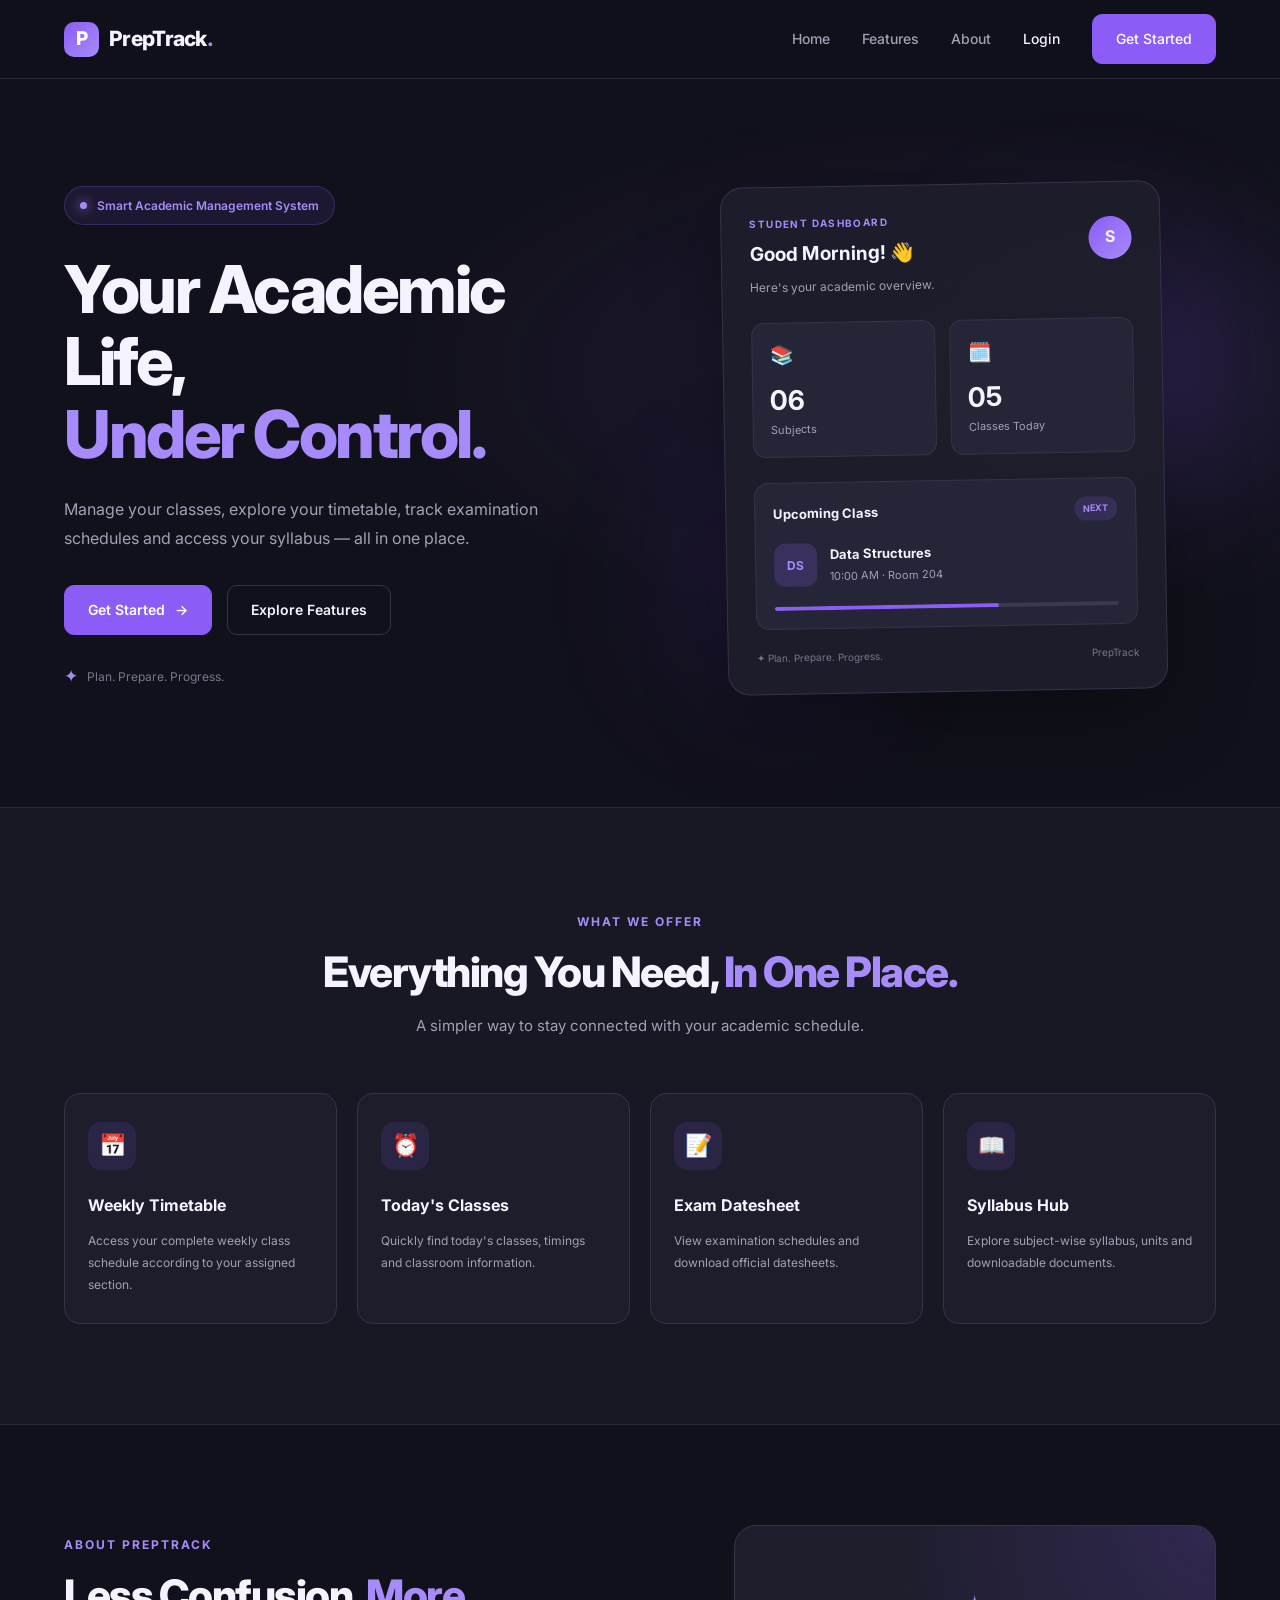
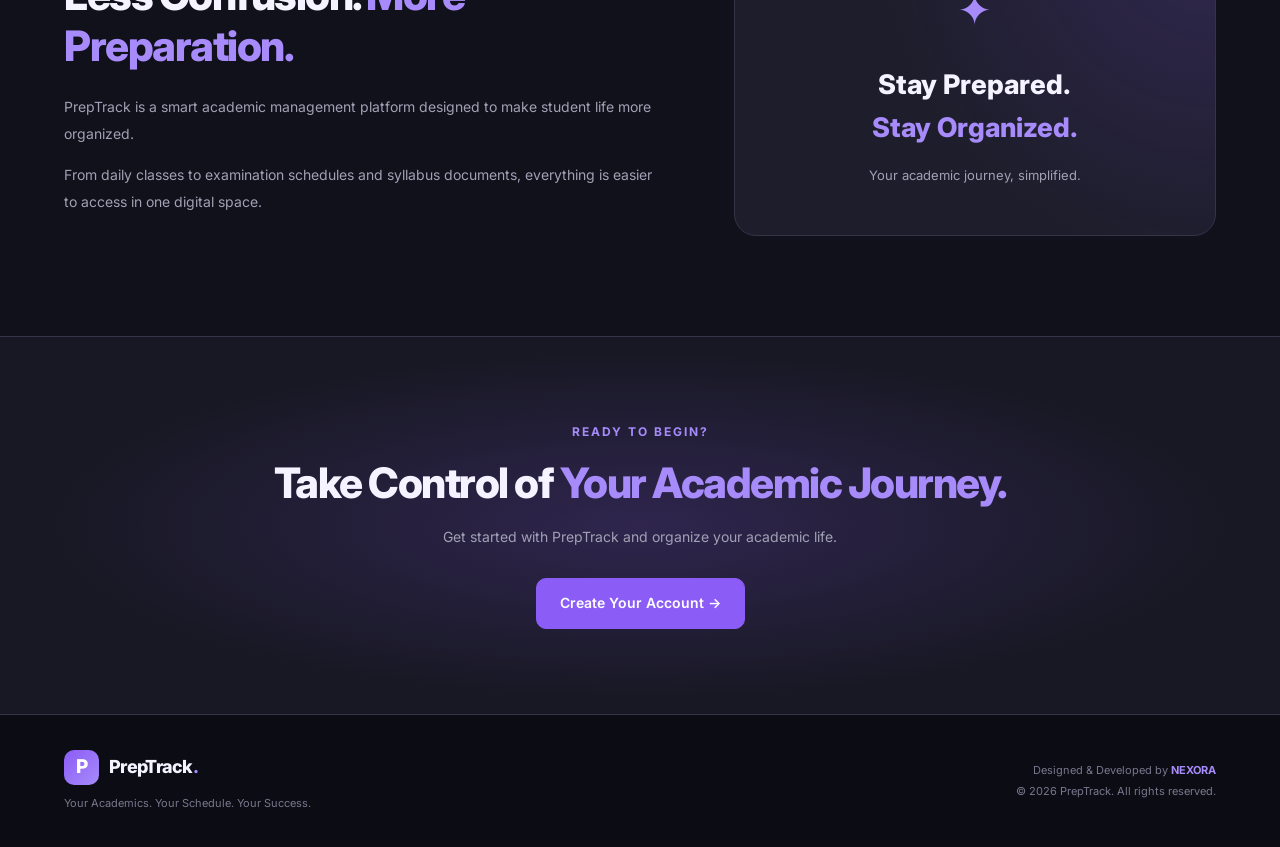
<file: index.html>
<!DOCTYPE html>
<html lang="en">
<head>
    <meta charset="UTF-8">
    <meta name="viewport" content="width=device-width, initial-scale=1.0">

    <meta name="description" content="PrepTrack by NEXORA - Your Academics. Your Schedule. Your Success.">

    <title>PrepTrack | Smart Academic Management</title>

    <!-- Google Fonts -->
    <link rel="preconnect" href="https://fonts.googleapis.com">
    <link rel="preconnect" href="https://fonts.gstatic.com" crossorigin>
    <link href="https://fonts.googleapis.com/css2?family=Inter:wght@400;500;600;700;800&display=swap" rel="stylesheet">

    <!-- Stylesheets -->
    <link rel="stylesheet" href="css/style.css">
    <link rel="stylesheet" href="css/homepage.css">
    <link rel="stylesheet" href="css/responsive.css">
</head>

<body>

    <!-- NAVIGATION -->
    <header class="navbar">
        <div class="container nav-container">

            <a href="#home" class="logo">
                <span class="logo-icon">P</span>
                <span>PrepTrack<span class="logo-dot">.</span></span>
            </a>

            <button class="menu-toggle" id="menuToggle"
                aria-label="Toggle navigation" aria-expanded="false">
                ☰
            </button>

            <nav class="nav-links" id="navLinks">
                <a href="#home">Home</a>
                <a href="#features">Features</a>
                <a href="#about">About</a>
                <a href="login.html" class="nav-login">Login</a>
                <a href="register.html" class="btn btn-primary nav-button">Get Started</a>
            </nav>

        </div>
    </header>

    <main>

        <!-- HERO SECTION -->
        <section class="hero" id="home">
            <div class="container hero-container">

                <div class="hero-content">

                    <div class="hero-badge">
                        <span class="status-dot"></span>
                        Smart Academic Management System
                    </div>

                    <h1>
                        Your Academic Life,
                        <span>Under Control.</span>
                    </h1>

                    <p class="hero-description">
                        Manage your classes, explore your timetable,
                        track examination schedules and access your
                        syllabus — all in one place.
                    </p>

                    <div class="hero-actions">
                        <a href="register.html" class="btn btn-primary">
                            Get Started <span>→</span>
                        </a>

                        <a href="#features" class="btn btn-outline">
                            Explore Features
                        </a>
                    </div>

                    <div class="hero-note">
                        <span>✦</span>
                        Plan. Prepare. Progress.
                    </div>

                </div>

                <!-- DASHBOARD PREVIEW -->
                <div class="hero-visual">

                    <div class="glow glow-one"></div>
                    <div class="glow glow-two"></div>

                    <div class="preview-card">

                        <div class="preview-header">
                            <div>
                                <p class="preview-label">STUDENT DASHBOARD</p>
                                <h3>Good Morning! 👋</h3>
                            </div>

                            <div class="profile-circle">S</div>
                        </div>

                        <p class="preview-subtitle">
                            Here's your academic overview.
                        </p>

                        <div class="stats-grid">

                            <div class="stat-card">
                                <span class="stat-icon">📚</span>
                                <h2>06</h2>
                                <p>Subjects</p>
                            </div>

                            <div class="stat-card">
                                <span class="stat-icon">🗓️</span>
                                <h2>05</h2>
                                <p>Classes Today</p>
                            </div>

                        </div>

                        <div class="schedule-card">

                            <div class="schedule-heading">
                                <h4>Upcoming Class</h4>
                                <span class="live-tag">NEXT</span>
                            </div>

                            <div class="schedule-info">
                                <div class="subject-icon">DS</div>

                                <div>
                                    <h4>Data Structures</h4>
                                    <p>10:00 AM · Room 204</p>
                                </div>
                            </div>

                            <div class="schedule-progress">
                                <div></div>
                            </div>

                        </div>

                        <div class="preview-footer">
                            <span>✦ Plan. Prepare. Progress.</span>
                            <span>PrepTrack</span>
                        </div>

                    </div>

                </div>

            </div>
        </section>

        <!-- FEATURES -->
        <section class="features section-padding" id="features">

            <div class="container">

                <div class="section-heading">
                    <span class="section-tag">WHAT WE OFFER</span>

                    <h2>
                        Everything You Need,
                        <span>In One Place.</span>
                    </h2>

                    <p>
                        A simpler way to stay connected with
                        your academic schedule.
                    </p>
                </div>

                <div class="features-grid">

                    <article class="feature-card">
                        <div class="feature-icon">📅</div>
                        <h3>Weekly Timetable</h3>
                        <p>
                            Access your complete weekly class schedule
                            according to your assigned section.
                        </p>
                    </article>

                    <article class="feature-card">
                        <div class="feature-icon">⏰</div>
                        <h3>Today's Classes</h3>
                        <p>
                            Quickly find today's classes, timings
                            and classroom information.
                        </p>
                    </article>

                    <article class="feature-card">
                        <div class="feature-icon">📝</div>
                        <h3>Exam Datesheet</h3>
                        <p>
                            View examination schedules and
                            download official datesheets.
                        </p>
                    </article>

                    <article class="feature-card">
                        <div class="feature-icon">📖</div>
                        <h3>Syllabus Hub</h3>
                        <p>
                            Explore subject-wise syllabus,
                            units and downloadable documents.
                        </p>
                    </article>

                </div>

            </div>
        </section>

        <!-- ABOUT -->
        <section class="about-section section-padding" id="about">

            <div class="container about-container">

                <div class="about-content">
                    <span class="section-tag">ABOUT PREPTRACK</span>

                    <h2>
                        Less Confusion.
                        <span>More Preparation.</span>
                    </h2>

                    <p>
                        PrepTrack is a smart academic management
                        platform designed to make student life
                        more organized.
                    </p>

                    <p>
                        From daily classes to examination schedules
                        and syllabus documents, everything is easier
                        to access in one digital space.
                    </p>
                </div>

                <div class="about-highlight">
                    <div class="highlight-icon">✦</div>
                    <h3>Stay Prepared.</h3>
                    <h3 class="highlight-purple">Stay Organized.</h3>
                    <p>Your academic journey, simplified.</p>
                </div>

            </div>
        </section>

        <!-- CALL TO ACTION -->
        <section class="cta-section">
            <div class="container cta-content">

                <span class="section-tag">READY TO BEGIN?</span>

                <h2>
                    Take Control of
                    <span>Your Academic Journey.</span>
                </h2>

                <p>
                    Get started with PrepTrack and organize
                    your academic life.
                </p>

                <a href="register.html" class="btn btn-primary">
                    Create Your Account →
                </a>

            </div>
        </section>

    </main>

    <!-- FOOTER -->
    <footer class="footer">
        <div class="container footer-content">

            <div>
                <a href="#home" class="logo footer-logo">
                    <span class="logo-icon">P</span>
                    <span>PrepTrack<span class="logo-dot">.</span></span>
                </a>

                <p>Your Academics. Your Schedule. Your Success.</p>
            </div>

            <div class="footer-right">
                <p>Designed & Developed by <strong>NEXORA</strong></p>
                <p>© <span id="currentYear"></span> PrepTrack. All rights reserved.</p>
            </div>

        </div>
    </footer>

    <!-- JAVASCRIPT -->
    <script src="js/main.js"></script>

</body>
</html>
</file>
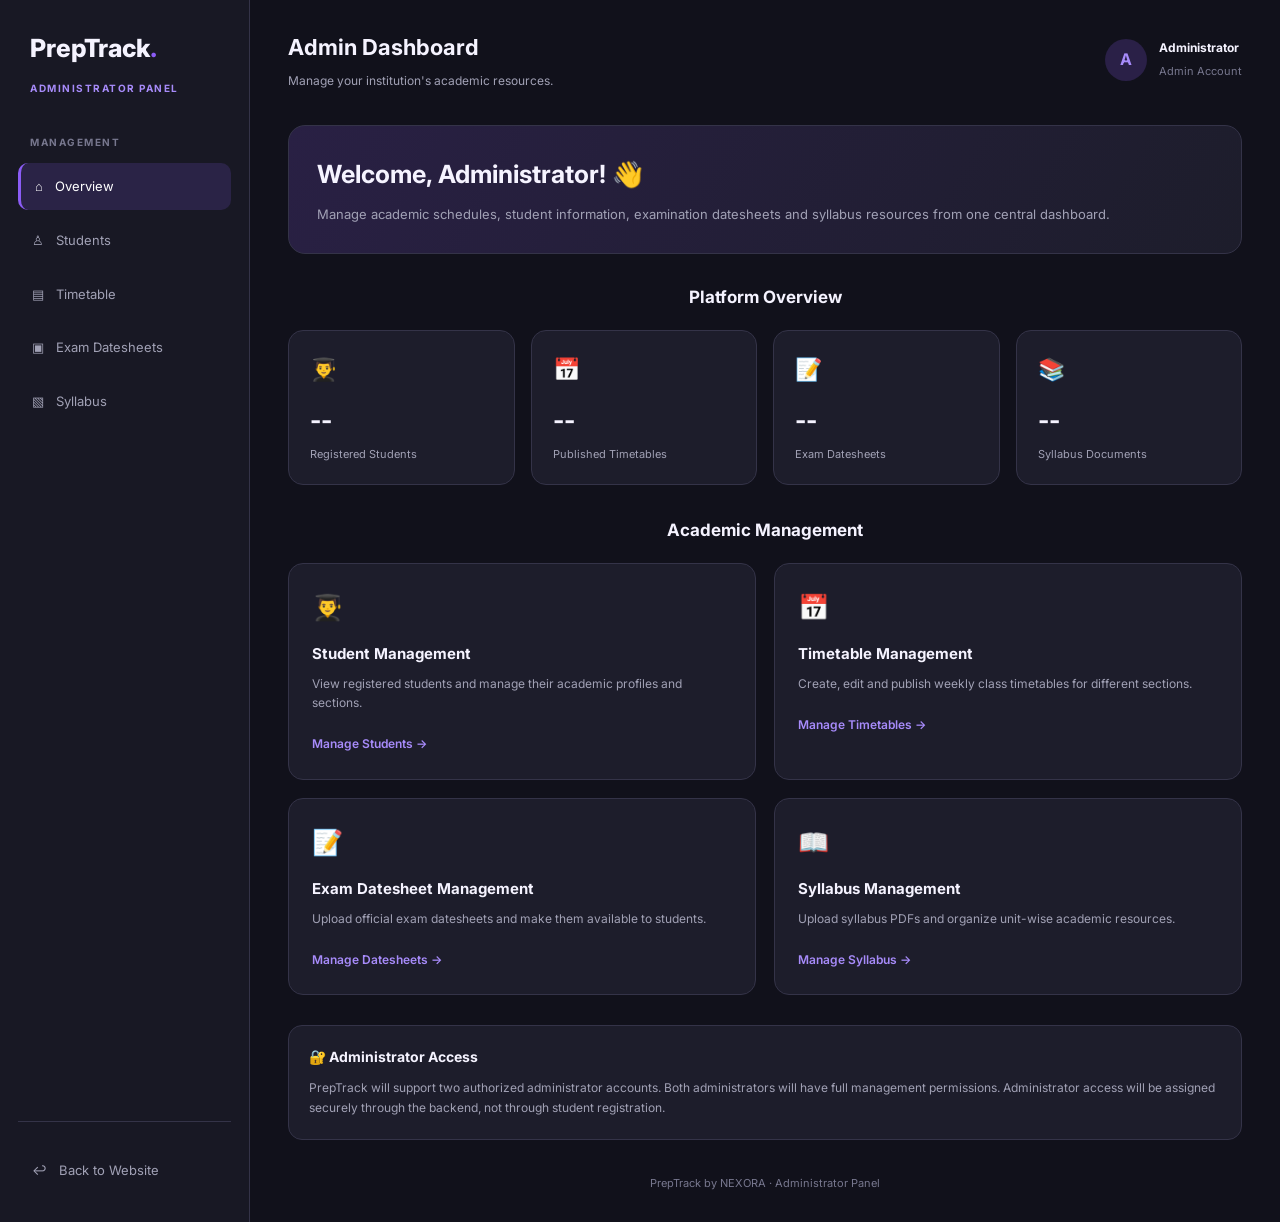
<file: admin.html>
<!DOCTYPE html>
<html lang="en">
<head>
    <meta charset="UTF-8">
    <meta name="viewport" content="width=device-width, initial-scale=1.0">
    <meta name="theme-color" content="#11111B">

    <title>Admin Panel | PrepTrack</title>

    <link rel="preconnect" href="https://fonts.googleapis.com">
    <link rel="preconnect" href="https://fonts.gstatic.com" crossorigin>
    <link href="https://fonts.googleapis.com/css2?family=Inter:wght@400;500;600;700;800&display=swap" rel="stylesheet">

    <link rel="stylesheet" href="css/style.css">

    <style>
        body {
            min-height: 100vh;
            background: var(--bg-primary);
            color: var(--text-primary);
        }

        .admin-layout {
            display: flex;
            min-height: 100vh;
        }

        /* Sidebar */

        .sidebar {
            width: 250px;
            flex-shrink: 0;
            padding: 28px 18px;
            background: var(--bg-secondary);
            border-right: 1px solid var(--border);
            display: flex;
            flex-direction: column;
        }

        .brand {
            color: var(--text-primary);
            font-size: 25px;
            font-weight: 800;
            text-decoration: none;
            padding: 0 12px;
            margin-bottom: 12px;
        }

        .brand span {
            color: var(--primary);
        }

        .admin-label {
            color: var(--secondary);
            font-size: 10px;
            font-weight: 700;
            letter-spacing: 1.5px;
            padding: 0 12px;
            margin-bottom: 38px;
        }

        .nav-label {
            color: var(--text-muted);
            font-size: 10px;
            font-weight: 700;
            letter-spacing: 1.5px;
            padding: 0 12px;
            margin-bottom: 13px;
        }

        .sidebar-nav {
            display: flex;
            flex-direction: column;
            gap: 7px;
        }

        .sidebar-nav a {
            display: flex;
            align-items: center;
            gap: 12px;
            padding: 13px 14px;
            border-radius: 10px;
            color: var(--text-secondary);
            font-size: 13px;
            text-decoration: none;
            transition: var(--transition);
        }

        .sidebar-nav a:hover,
        .sidebar-nav a.active {
            color: white;
            background: rgba(139, 92, 246, 0.16);
        }

        .sidebar-nav a.active {
            border-left: 3px solid var(--primary);
        }

        .sidebar-bottom {
            margin-top: auto;
            padding-top: 25px;
            border-top: 1px solid var(--border);
        }

        /* Main area */

        .main-content {
            flex: 1;
            min-width: 0;
            padding: 30px 38px;
        }

        .topbar {
            display: flex;
            justify-content: space-between;
            align-items: center;
            gap: 15px;
            margin-bottom: 35px;
        }

        .topbar h1 {
            font-size: 22px;
        }

        .topbar p {
            color: var(--text-secondary);
            font-size: 12px;
            margin-top: 6px;
        }

        .admin-profile {
            display: flex;
            align-items: center;
            gap: 12px;
        }

        .avatar {
            width: 42px;
            height: 42px;
            display: grid;
            place-items: center;
            border-radius: 50%;
            background: rgba(139, 92, 246, 0.2);
            color: var(--secondary);
            font-weight: 700;
        }

        .admin-profile strong {
            display: block;
            font-size: 12px;
        }

        .admin-profile span {
            color: var(--text-muted);
            font-size: 11px;
        }

        /* Welcome */

        .welcome-banner {
            padding: 28px;
            border: 1px solid var(--border);
            border-radius: 17px;
            background: linear-gradient(120deg, #292044, #1D1D2B);
            margin-bottom: 30px;
        }

        .welcome-banner h2 {
            font-size: 25px;
            margin-bottom: 9px;
        }

        .welcome-banner p {
            color: var(--text-secondary);
            font-size: 13px;
            line-height: 1.7;
        }

        .section-heading {
            font-size: 17px;
            margin-bottom: 18px;
        }

        /* Statistics */

        .stats-grid {
            display: grid;
            grid-template-columns: repeat(4, 1fr);
            gap: 16px;
            margin-bottom: 32px;
        }

        .stat-card {
            padding: 21px;
            background: var(--bg-card);
            border: 1px solid var(--border);
            border-radius: 15px;
        }

        .stat-icon {
            font-size: 22px;
            margin-bottom: 13px;
        }

        .stat-card h3 {
            font-size: 25px;
            margin-bottom: 6px;
        }

        .stat-card p {
            color: var(--text-secondary);
            font-size: 11px;
        }

        /* Management cards */

        .management-grid {
            display: grid;
            grid-template-columns: repeat(2, 1fr);
            gap: 18px;
            margin-bottom: 30px;
        }

        .management-card {
            padding: 23px;
            background: var(--bg-card);
            border: 1px solid var(--border);
            border-radius: 15px;
            transition: var(--transition);
        }

        .management-card:hover {
            border-color: var(--primary);
            transform: translateY(-3px);
        }

        .management-icon {
            font-size: 25px;
            margin-bottom: 15px;
        }

        .management-card h3 {
            font-size: 15px;
            margin-bottom: 8px;
        }

        .management-card p {
            color: var(--text-secondary);
            font-size: 12px;
            line-height: 1.6;
            margin-bottom: 18px;
        }

        .manage-link {
            color: var(--secondary);
            font-size: 12px;
            font-weight: 600;
            text-decoration: none;
        }

        .manage-link:hover {
            text-decoration: underline;
        }

        /* Admin notice */

        .notice-card {
            padding: 20px;
            background: var(--bg-card);
            border: 1px solid var(--border);
            border-radius: 14px;
        }

        .notice-card h3 {
            font-size: 14px;
            margin-bottom: 9px;
        }

        .notice-card p {
            color: var(--text-secondary);
            font-size: 12px;
            line-height: 1.7;
        }

        .dashboard-footer {
            text-align: center;
            color: var(--text-muted);
            font-size: 11px;
            margin-top: 35px;
        }

        /* Responsive */

        @media (max-width: 1050px) {
            .stats-grid {
                grid-template-columns: repeat(2, 1fr);
            }
        }

        @media (max-width: 750px) {
            .admin-layout {
                flex-direction: column;
            }

            .sidebar {
                width: 100%;
                padding: 17px;
                border-right: none;
                border-bottom: 1px solid var(--border);
            }

            .brand {
                margin-bottom: 8px;
            }

            .admin-label,
            .nav-label,
            .sidebar-bottom {
                display: none;
            }

            .sidebar-nav {
                flex-direction: row;
                overflow-x: auto;
                margin-top: 15px;
            }

            .sidebar-nav a {
                white-space: nowrap;
                padding: 10px;
            }

            .main-content {
                padding: 22px 17px;
            }
        }

        @media (max-width: 480px) {
            .management-grid {
                grid-template-columns: 1fr;
            }

            .stats-grid {
                gap: 10px;
            }

            .stat-card {
                padding: 15px;
            }

            .topbar h1 {
                font-size: 18px;
            }

            .admin-profile > div:last-child {
                display: none;
            }

            .welcome-banner {
                padding: 22px;
            }

            .welcome-banner h2 {
                font-size: 21px;
            }
        }
    </style>
</head>

<body>

<div class="admin-layout">

    <!-- Sidebar -->

    <aside class="sidebar">

        <a href="index.html" class="brand">
            PrepTrack<span>.</span>
        </a>

        <p class="admin-label">ADMINISTRATOR PANEL</p>

        <p class="nav-label">MANAGEMENT</p>

        <nav class="sidebar-nav">

            <a href="#overview" class="active">
                <span>⌂</span> Overview
            </a>

            <a href="#students">
                <span>♙</span> Students
            </a>

            <a href="#timetable">
                <span>▤</span> Timetable
            </a>

            <a href="#datesheets">
                <span>▣</span> Exam Datesheets
            </a>

            <a href="#syllabus">
                <span>▧</span> Syllabus
            </a>

        </nav>

        <div class="sidebar-bottom">
            <nav class="sidebar-nav">
                <a href="index.html">
                    <span>↩</span> Back to Website
                </a>
            </nav>
        </div>

    </aside>


    <!-- Main Content -->

    <main class="main-content" id="overview">

        <header class="topbar">

            <div>
                <h1>Admin Dashboard</h1>
                <p>Manage your institution's academic resources.</p>
            </div>

            <div class="admin-profile">
                <div class="avatar">A</div>

                <div>
                    <strong>Administrator</strong>
                    <span>Admin Account</span>
                </div>
            </div>

        </header>


        <!-- Welcome -->

        <section class="welcome-banner">

            <h2>Welcome, Administrator! 👋</h2>

            <p>
                Manage academic schedules, student information,
                examination datesheets and syllabus resources
                from one central dashboard.
            </p>

        </section>


        <!-- Overview -->

        <h2 class="section-heading">Platform Overview</h2>

        <section class="stats-grid">

            <div class="stat-card">
                <div class="stat-icon">👨‍🎓</div>
                <h3>--</h3>
                <p>Registered Students</p>
            </div>

            <div class="stat-card">
                <div class="stat-icon">📅</div>
                <h3>--</h3>
                <p>Published Timetables</p>
            </div>

            <div class="stat-card">
                <div class="stat-icon">📝</div>
                <h3>--</h3>
                <p>Exam Datesheets</p>
            </div>

            <div class="stat-card">
                <div class="stat-icon">📚</div>
                <h3>--</h3>
                <p>Syllabus Documents</p>
            </div>

        </section>


        <!-- Management -->

        <h2 class="section-heading">Academic Management</h2>

        <section class="management-grid">

            <article class="management-card" id="students">
                <div class="management-icon">👨‍🎓</div>

                <h3>Student Management</h3>

                <p>
                    View registered students and manage
                    their academic profiles and sections.
                </p>

                <a href="#" class="manage-link">
                    Manage Students →
                </a>
            </article>


            <article class="management-card" id="timetable">
                <div class="management-icon">📅</div>

                <h3>Timetable Management</h3>

                <p>
                    Create, edit and publish weekly
                    class timetables for different sections.
                </p>

                <a href="#" class="manage-link">
                    Manage Timetables →
                </a>
            </article>


            <article class="management-card" id="datesheets">
                <div class="management-icon">📝</div>

                <h3>Exam Datesheet Management</h3>

                <p>
                    Upload official exam datesheets
                    and make them available to students.
                </p>

                <a href="#" class="manage-link">
                    Manage Datesheets →
                </a>
            </article>


            <article class="management-card" id="syllabus">
                <div class="management-icon">📖</div>

                <h3>Syllabus Management</h3>

                <p>
                    Upload syllabus PDFs and organize
                    unit-wise academic resources.
                </p>

                <a href="#" class="manage-link">
                    Manage Syllabus →
                </a>
            </article>

        </section>


        <!-- Notice -->

        <section class="notice-card">

            <h3>🔐 Administrator Access</h3>

            <p>
                PrepTrack will support two authorized administrator
                accounts. Both administrators will have full management
                permissions. Administrator access will be assigned
                securely through the backend, not through student
                registration.
            </p>

        </section>


        <footer class="dashboard-footer">
            PrepTrack by NEXORA · Administrator Panel
        </footer>

    </main>

</div>

</body>
</html>
</file>
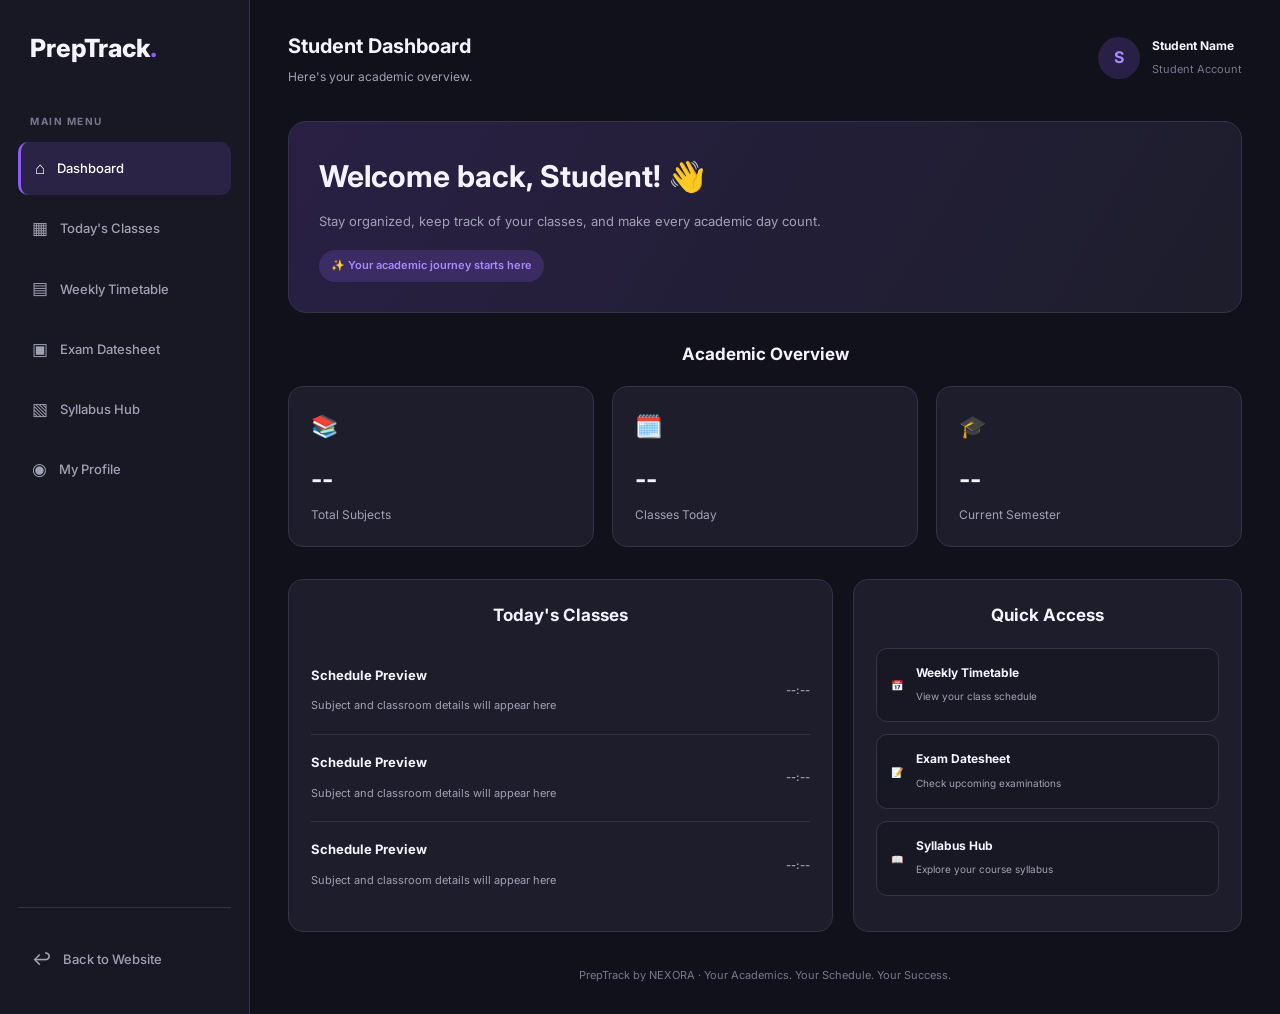
<file: dashboard.html>
<!DOCTYPE html>
<html lang="en">
<head>
    <meta charset="UTF-8">
    <meta name="viewport" content="width=device-width, initial-scale=1.0">
    <meta name="theme-color" content="#11111B">

    <title>Student Dashboard | PrepTrack</title>

    <link rel="preconnect" href="https://fonts.googleapis.com">
    <link rel="preconnect" href="https://fonts.gstatic.com" crossorigin>
    <link href="https://fonts.googleapis.com/css2?family=Inter:wght@400;500;600;700;800&display=swap" rel="stylesheet">

    <link rel="stylesheet" href="css/style.css">

    <style>
        body {
            min-height: 100vh;
            background: var(--bg-primary);
            color: var(--text-primary);
        }

        .dashboard-layout {
            display: flex;
            min-height: 100vh;
        }

        /* Sidebar */

        .sidebar {
            width: 250px;
            flex-shrink: 0;
            background: var(--bg-secondary);
            border-right: 1px solid var(--border);
            padding: 28px 18px;
            display: flex;
            flex-direction: column;
        }

        .brand {
            font-size: 25px;
            font-weight: 800;
            color: var(--text-primary);
            text-decoration: none;
            padding: 0 12px;
            margin-bottom: 45px;
        }

        .brand span {
            color: var(--primary);
        }

        .nav-label {
            color: var(--text-muted);
            font-size: 10px;
            font-weight: 700;
            letter-spacing: 1.5px;
            padding: 0 12px;
            margin-bottom: 13px;
        }

        .sidebar-nav {
            display: flex;
            flex-direction: column;
            gap: 7px;
        }

        .sidebar-nav a {
            display: flex;
            align-items: center;
            gap: 12px;
            padding: 13px 14px;
            border-radius: 10px;
            color: var(--text-secondary);
            font-size: 13px;
            font-weight: 500;
            text-decoration: none;
            transition: var(--transition);
        }

        .sidebar-nav a:hover,
        .sidebar-nav a.active {
            color: white;
            background: rgba(139, 92, 246, 0.16);
        }

        .sidebar-nav a.active {
            border-left: 3px solid var(--primary);
        }

        .nav-icon {
            font-size: 17px;
        }

        .sidebar-bottom {
            margin-top: auto;
            padding-top: 25px;
            border-top: 1px solid var(--border);
        }

        /* Main content */

        .main-content {
            flex: 1;
            min-width: 0;
            padding: 30px 38px;
        }

        .topbar {
            display: flex;
            justify-content: space-between;
            align-items: center;
            margin-bottom: 35px;
        }

        .topbar h2 {
            font-size: 20px;
        }

        .topbar p {
            color: var(--text-secondary);
            font-size: 12px;
            margin-top: 5px;
        }

        .profile {
            display: flex;
            align-items: center;
            gap: 12px;
        }

        .profile-avatar {
            width: 42px;
            height: 42px;
            display: grid;
            place-items: center;
            border-radius: 50%;
            background: rgba(139, 92, 246, 0.2);
            color: var(--secondary);
            font-weight: 700;
        }

        .profile-info strong {
            display: block;
            font-size: 12px;
        }

        .profile-info span {
            color: var(--text-muted);
            font-size: 11px;
        }

        /* Welcome */

        .welcome-banner {
            padding: 30px;
            border-radius: 18px;
            background: linear-gradient(120deg, #292044, #1D1D2B);
            border: 1px solid var(--border);
            margin-bottom: 28px;
            position: relative;
            overflow: hidden;
        }

        .welcome-banner h1 {
            font-size: clamp(22px, 3vw, 30px);
            margin-bottom: 10px;
        }

        .welcome-banner p {
            color: var(--text-secondary);
            font-size: 13px;
            line-height: 1.7;
        }

        .welcome-tag {
            display: inline-block;
            margin-top: 18px;
            padding: 7px 12px;
            border-radius: 20px;
            background: rgba(139, 92, 246, 0.2);
            color: var(--secondary);
            font-size: 11px;
            font-weight: 600;
        }

        /* Overview cards */

        .section-heading {
            font-size: 17px;
            margin-bottom: 18px;
        }

        .stats-grid {
            display: grid;
            grid-template-columns: repeat(3, 1fr);
            gap: 18px;
            margin-bottom: 32px;
        }

        .stat-card {
            background: var(--bg-card);
            border: 1px solid var(--border);
            border-radius: 15px;
            padding: 22px;
        }

        .stat-icon {
            font-size: 22px;
            margin-bottom: 15px;
        }

        .stat-card h3 {
            font-size: 25px;
            margin-bottom: 6px;
        }

        .stat-card p {
            color: var(--text-secondary);
            font-size: 12px;
        }

        /* Lower sections */

        .content-grid {
            display: grid;
            grid-template-columns: 1.4fr 1fr;
            gap: 20px;
        }

        .content-card {
            background: var(--bg-card);
            border: 1px solid var(--border);
            border-radius: 15px;
            padding: 22px;
        }

        .class-item {
            display: flex;
            justify-content: space-between;
            align-items: center;
            gap: 12px;
            padding: 17px 0;
            border-bottom: 1px solid var(--border);
        }

        .class-item:last-child {
            border-bottom: none;
        }

        .class-item strong {
            display: block;
            font-size: 13px;
            margin-bottom: 6px;
        }

        .class-item span {
            color: var(--text-secondary);
            font-size: 11px;
        }

        .class-time {
            color: var(--secondary);
            font-size: 11px;
            font-weight: 600;
            white-space: nowrap;
        }

        .quick-links {
            display: flex;
            flex-direction: column;
            gap: 12px;
        }

        .quick-link {
            display: flex;
            align-items: center;
            gap: 13px;
            padding: 14px;
            background: var(--bg-secondary);
            border: 1px solid var(--border);
            border-radius: 11px;
            color: var(--text-primary);
            text-decoration: none;
            transition: var(--transition);
        }

        .quick-link:hover {
            border-color: var(--primary);
            transform: translateY(-2px);
        }

        .quick-link-icon {
            font-size: 20px;
        }

        .quick-link strong {
            display: block;
            font-size: 12px;
        }

        .quick-link span {
            color: var(--text-secondary);
            font-size: 10px;
        }

        .dashboard-footer {
            color: var(--text-muted);
            font-size: 11px;
            text-align: center;
            margin-top: 35px;
        }

        /* Responsive */

        @media (max-width: 900px) {
            .sidebar {
                width: 210px;
            }

            .main-content {
                padding: 25px;
            }

            .content-grid {
                grid-template-columns: 1fr;
            }
        }

        @media (max-width: 650px) {
            .dashboard-layout {
                flex-direction: column;
            }

            .sidebar {
                width: 100%;
                padding: 16px;
                border-right: none;
                border-bottom: 1px solid var(--border);
            }

            .brand {
                margin-bottom: 18px;
            }

            .sidebar-nav {
                flex-direction: row;
                overflow-x: auto;
                padding-bottom: 5px;
            }

            .sidebar-nav a {
                white-space: nowrap;
                padding: 10px;
            }

            .nav-label,
            .sidebar-bottom {
                display: none;
            }

            .main-content {
                padding: 22px 16px;
            }

            .stats-grid {
                grid-template-columns: 1fr;
            }

            .topbar {
                align-items: flex-start;
            }

            .profile-info {
                display: none;
            }

            .welcome-banner {
                padding: 23px;
            }
        }
    </style>
</head>

<body>

<div class="dashboard-layout">

    <!-- Sidebar -->

    <aside class="sidebar">

        <a href="index.html" class="brand">
            PrepTrack<span>.</span>
        </a>

        <p class="nav-label">MAIN MENU</p>

        <nav class="sidebar-nav">

            <a href="#overview" class="active">
                <span class="nav-icon">⌂</span>
                Dashboard
            </a>

            <a href="#classes">
                <span class="nav-icon">▦</span>
                Today's Classes
            </a>

            <a href="#timetable">
                <span class="nav-icon">▤</span>
                Weekly Timetable
            </a>

            <a href="#datesheet">
                <span class="nav-icon">▣</span>
                Exam Datesheet
            </a>

            <a href="#syllabus">
                <span class="nav-icon">▧</span>
                Syllabus Hub
            </a>

            <a href="#profile">
                <span class="nav-icon">◉</span>
                My Profile
            </a>

        </nav>

        <div class="sidebar-bottom">
            <nav class="sidebar-nav">
                <a href="index.html">
                    <span class="nav-icon">↩</span>
                    Back to Website
                </a>
            </nav>
        </div>

    </aside>


    <!-- Main Dashboard -->

    <main class="main-content" id="overview">

        <header class="topbar">

            <div>
                <h2>Student Dashboard</h2>
                <p>Here's your academic overview.</p>
            </div>

            <div class="profile" id="profile">

                <div class="profile-avatar">S</div>

                <div class="profile-info">
                    <strong>Student Name</strong>
                    <span>Student Account</span>
                </div>

            </div>

        </header>


        <!-- Welcome Banner -->

        <section class="welcome-banner">

            <h1>Welcome back, Student! 👋</h1>

            <p>
                Stay organized, keep track of your classes,
                and make every academic day count.
            </p>

            <span class="welcome-tag">
                ✨ Your academic journey starts here
            </span>

        </section>


        <!-- Academic Overview -->

        <h2 class="section-heading">Academic Overview</h2>

        <section class="stats-grid">

            <div class="stat-card">
                <div class="stat-icon">📚</div>
                <h3>--</h3>
                <p>Total Subjects</p>
            </div>

            <div class="stat-card">
                <div class="stat-icon">🗓️</div>
                <h3>--</h3>
                <p>Classes Today</p>
            </div>

            <div class="stat-card">
                <div class="stat-icon">🎓</div>
                <h3>--</h3>
                <p>Current Semester</p>
            </div>

        </section>


        <!-- Classes and Quick Links -->

        <section class="content-grid">

            <div class="content-card" id="classes">

                <h2 class="section-heading">Today's Classes</h2>

                <div class="class-item">
                    <div>
                        <strong>Schedule Preview</strong>
                        <span>Subject and classroom details will appear here</span>
                    </div>
                    <span class="class-time">--:--</span>
                </div>

                <div class="class-item">
                    <div>
                        <strong>Schedule Preview</strong>
                        <span>Subject and classroom details will appear here</span>
                    </div>
                    <span class="class-time">--:--</span>
                </div>

                <div class="class-item">
                    <div>
                        <strong>Schedule Preview</strong>
                        <span>Subject and classroom details will appear here</span>
                    </div>
                    <span class="class-time">--:--</span>
                </div>

            </div>


            <div class="content-card">

                <h2 class="section-heading">Quick Access</h2>

                <div class="quick-links">

                    <a href="#timetable" class="quick-link">
                        <span class="quick-link-icon">📅</span>
                        <div>
                            <strong>Weekly Timetable</strong>
                            <span>View your class schedule</span>
                        </div>
                    </a>

                    <a href="#datesheet" class="quick-link">
                        <span class="quick-link-icon">📝</span>
                        <div>
                            <strong>Exam Datesheet</strong>
                            <span>Check upcoming examinations</span>
                        </div>
                    </a>

                    <a href="#syllabus" class="quick-link">
                        <span class="quick-link-icon">📖</span>
                        <div>
                            <strong>Syllabus Hub</strong>
                            <span>Explore your course syllabus</span>
                        </div>
                    </a>

                </div>

            </div>

        </section>


        <footer class="dashboard-footer">
            PrepTrack by NEXORA · Your Academics. Your Schedule. Your Success.
        </footer>

    </main>

</div>

</body>
</html>
</file>
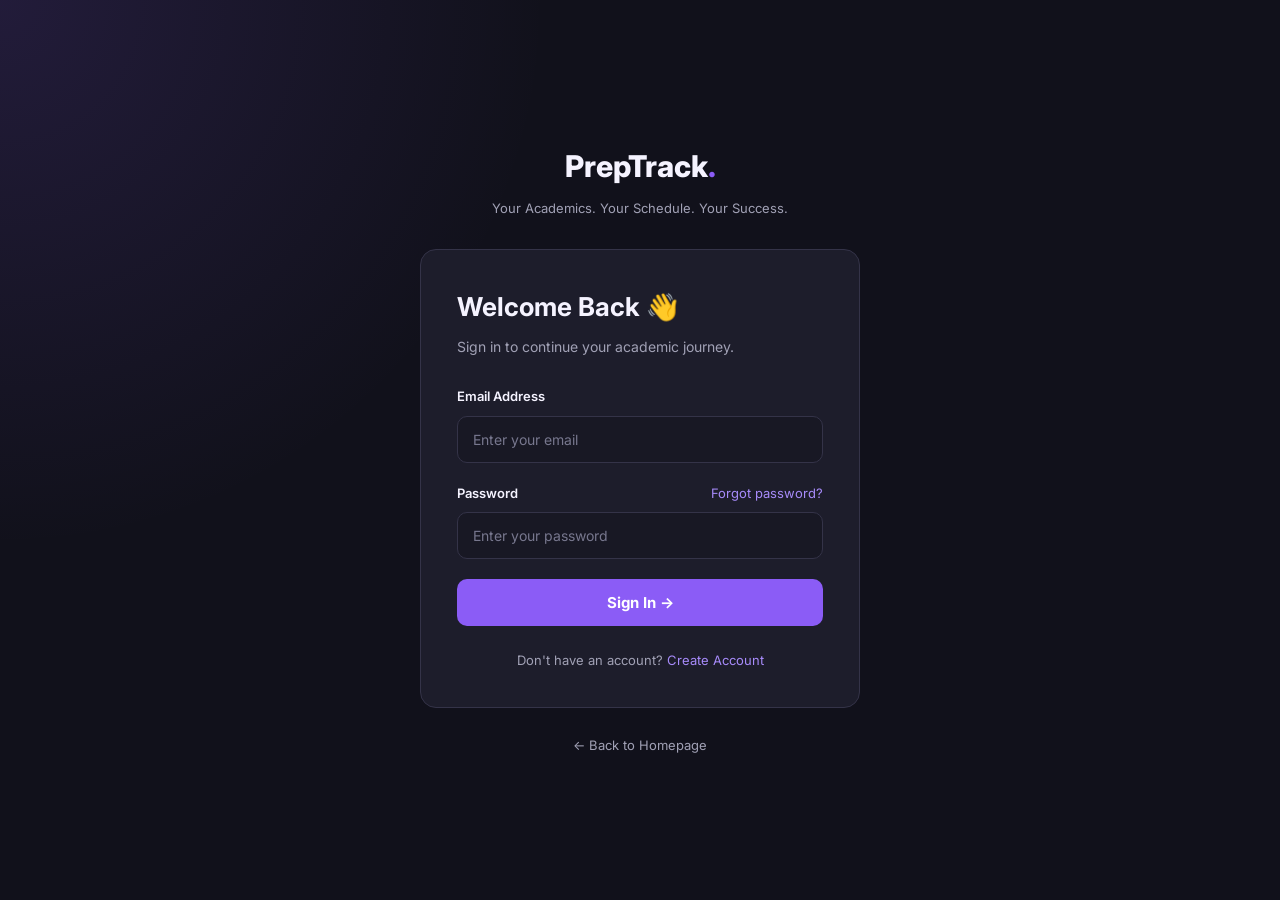
<file: login.html>
<!DOCTYPE html>
<html lang="en">
<head>
    <meta charset="UTF-8">
    <meta name="viewport" content="width=device-width, initial-scale=1.0">
    <meta name="theme-color" content="#11111B">

    <title>Login | PrepTrack</title>

    <link rel="preconnect" href="https://fonts.googleapis.com">
    <link rel="preconnect" href="https://fonts.gstatic.com" crossorigin>
    <link href="https://fonts.googleapis.com/css2?family=Inter:wght@400;500;600;700;800&display=swap" rel="stylesheet">

    <link rel="stylesheet" href="css/style.css">

    <style>
        body {
            min-height: 100vh;
            display: flex;
            align-items: center;
            justify-content: center;
            padding: 24px;
            background:
                radial-gradient(circle at top left, rgba(139, 92, 246, 0.14), transparent 35%),
                var(--bg-primary);
        }

        .auth-wrapper {
            width: 100%;
            max-width: 440px;
        }

        .auth-brand {
            text-align: center;
            margin-bottom: 30px;
        }

        .auth-brand a {
            color: var(--text-primary);
            font-size: 30px;
            font-weight: 800;
            text-decoration: none;
        }

        .auth-brand span {
            color: var(--primary);
        }

        .auth-brand p {
            color: var(--text-secondary);
            font-size: 13px;
            margin-top: 8px;
        }

        .auth-card {
            background: var(--bg-card);
            border: 1px solid var(--border);
            border-radius: var(--radius-card);
            padding: 36px;
        }

        .auth-card h1 {
            color: var(--text-primary);
            font-size: 26px;
            margin-bottom: 8px;
        }

        .auth-subtitle {
            color: var(--text-secondary);
            font-size: 14px;
            margin-bottom: 28px;
        }

        .form-group {
            margin-bottom: 20px;
        }

        .form-group label {
            display: block;
            color: var(--text-primary);
            font-size: 13px;
            font-weight: 600;
            margin-bottom: 9px;
        }

        .form-group input {
            width: 100%;
            padding: 14px 15px;
            background: var(--bg-secondary);
            border: 1px solid var(--border);
            border-radius: var(--radius-button);
            color: var(--text-primary);
            font-family: var(--font-main);
            font-size: 14px;
            outline: none;
            transition: var(--transition);
        }

        .form-group input:focus {
            border-color: var(--primary);
            box-shadow: 0 0 0 3px rgba(139, 92, 246, 0.15);
        }

        .form-group input::placeholder {
            color: var(--text-muted);
        }

        .password-row {
            display: flex;
            justify-content: space-between;
            align-items: center;
            margin-bottom: 9px;
        }

        .password-row label {
            margin-bottom: 0;
        }

        .forgot-link,
        .auth-switch a,
        .back-home {
            color: var(--secondary);
            text-decoration: none;
            font-size: 13px;
        }

        .forgot-link:hover,
        .auth-switch a:hover,
        .back-home:hover {
            text-decoration: underline;
        }

        .auth-button {
            width: 100%;
            padding: 14px;
            border: none;
            border-radius: var(--radius-button);
            background: var(--primary);
            color: white;
            font-family: var(--font-main);
            font-size: 15px;
            font-weight: 700;
            cursor: pointer;
            transition: var(--transition);
        }

        .auth-button:hover {
            background: var(--primary-hover);
            transform: translateY(-2px);
        }

        .auth-switch {
            text-align: center;
            color: var(--text-secondary);
            font-size: 13px;
            margin-top: 24px;
        }

        .auth-footer {
            text-align: center;
            margin-top: 24px;
        }

        .back-home {
            color: var(--text-secondary);
        }

        @media (max-width: 480px) {
            .auth-card {
                padding: 26px 20px;
            }

            .auth-card h1 {
                font-size: 23px;
            }
        }
    </style>
</head>

<body>

    <main class="auth-wrapper">

        <div class="auth-brand">
            <a href="index.html">PrepTrack<span>.</span></a>
            <p>Your Academics. Your Schedule. Your Success.</p>
        </div>

        <section class="auth-card">

            <h1>Welcome Back 👋</h1>
            <p class="auth-subtitle">
                Sign in to continue your academic journey.
            </p>

            <form id="loginForm">

                <div class="form-group">
                    <label for="email">Email Address</label>
                    <input
                        type="email"
                        id="email"
                        placeholder="Enter your email"
                        required
                    >
                </div>

                <div class="form-group">

                    <div class="password-row">
                        <label for="password">Password</label>
                        <a href="#" class="forgot-link">Forgot password?</a>
                    </div>

                    <input
                        type="password"
                        id="password"
                        placeholder="Enter your password"
                        required
                    >

                </div>

                <button type="submit" class="auth-button">
                    Sign In →
                </button>

            </form>

            <p class="auth-switch">
                Don't have an account?
                <a href="register.html">Create Account</a>
            </p>

        </section>

        <div class="auth-footer">
            <a href="index.html" class="back-home">
                ← Back to Homepage
            </a>
        </div>

    </main>

</body>
</html>
</file>
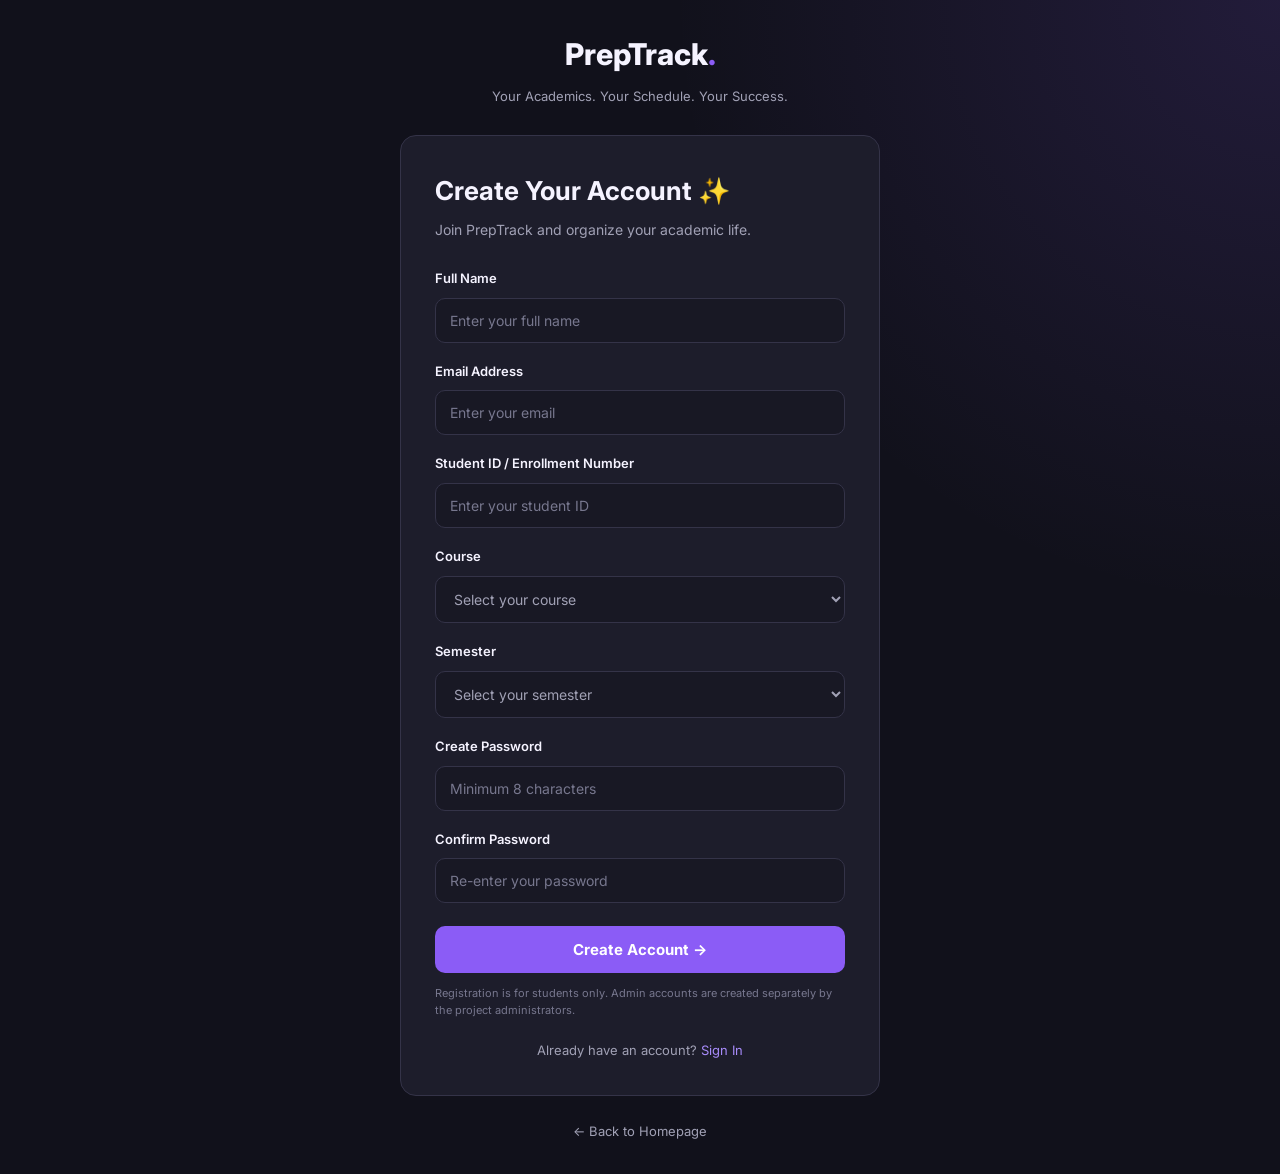
<file: register.html>
<!DOCTYPE html>
<html lang="en">
<head>
    <meta charset="UTF-8">
    <meta name="viewport" content="width=device-width, initial-scale=1.0">
    <meta name="theme-color" content="#11111B">

    <title>Create Account | PrepTrack</title>

    <link rel="preconnect" href="https://fonts.googleapis.com">
    <link rel="preconnect" href="https://fonts.gstatic.com" crossorigin>
    <link href="https://fonts.googleapis.com/css2?family=Inter:wght@400;500;600;700;800&display=swap" rel="stylesheet">

    <link rel="stylesheet" href="css/style.css">

    <style>
        body {
            min-height: 100vh;
            display: flex;
            align-items: center;
            justify-content: center;
            padding: 30px 20px;
            background:
                radial-gradient(circle at top right, rgba(139, 92, 246, 0.14), transparent 35%),
                var(--bg-primary);
        }

        .auth-wrapper {
            width: 100%;
            max-width: 480px;
        }

        .auth-brand {
            text-align: center;
            margin-bottom: 28px;
        }

        .auth-brand a {
            color: var(--text-primary);
            font-size: 30px;
            font-weight: 800;
            text-decoration: none;
        }

        .auth-brand span {
            color: var(--primary);
        }

        .auth-brand p {
            color: var(--text-secondary);
            font-size: 13px;
            margin-top: 8px;
        }

        .auth-card {
            background: var(--bg-card);
            border: 1px solid var(--border);
            border-radius: var(--radius-card);
            padding: 34px;
        }

        .auth-card h1 {
            color: var(--text-primary);
            font-size: 26px;
            margin-bottom: 8px;
        }

        .auth-subtitle {
            color: var(--text-secondary);
            font-size: 14px;
            margin-bottom: 26px;
        }

        .form-group {
            margin-bottom: 18px;
        }

        .form-group label {
            display: block;
            color: var(--text-primary);
            font-size: 13px;
            font-weight: 600;
            margin-bottom: 9px;
        }

        .form-group input,
        .form-group select {
            width: 100%;
            padding: 13px 14px;
            background: var(--bg-secondary);
            border: 1px solid var(--border);
            border-radius: var(--radius-button);
            color: var(--text-primary);
            font-family: var(--font-main);
            font-size: 14px;
            outline: none;
            transition: var(--transition);
        }

        .form-group input:focus,
        .form-group select:focus {
            border-color: var(--primary);
            box-shadow: 0 0 0 3px rgba(139, 92, 246, 0.15);
        }

        .form-group input::placeholder {
            color: var(--text-muted);
        }

        .form-group select {
            color: var(--text-secondary);
        }

        .auth-button {
            width: 100%;
            padding: 14px;
            border: none;
            border-radius: var(--radius-button);
            background: var(--primary);
            color: white;
            font-family: var(--font-main);
            font-size: 15px;
            font-weight: 700;
            cursor: pointer;
            transition: var(--transition);
            margin-top: 5px;
        }

        .auth-button:hover {
            background: var(--primary-hover);
            transform: translateY(-2px);
        }

        .auth-switch {
            text-align: center;
            color: var(--text-secondary);
            font-size: 13px;
            margin-top: 22px;
        }

        .auth-switch a,
        .back-home {
            color: var(--secondary);
            text-decoration: none;
        }

        .auth-switch a:hover,
        .back-home:hover {
            text-decoration: underline;
        }

        .auth-footer {
            text-align: center;
            margin-top: 22px;
        }

        .back-home {
            color: var(--text-secondary);
            font-size: 13px;
        }

        .form-note {
            color: var(--text-muted);
            font-size: 11px;
            line-height: 1.5;
            margin-top: 12px;
        }

        @media (max-width: 480px) {
            .auth-card {
                padding: 25px 20px;
            }

            .auth-card h1 {
                font-size: 23px;
            }
        }
    </style>
</head>

<body>

    <main class="auth-wrapper">

        <div class="auth-brand">
            <a href="index.html">PrepTrack<span>.</span></a>
            <p>Your Academics. Your Schedule. Your Success.</p>
        </div>

        <section class="auth-card">

            <h1>Create Your Account ✨</h1>

            <p class="auth-subtitle">
                Join PrepTrack and organize your academic life.
            </p>

            <form id="registerForm">

                <div class="form-group">
                    <label for="fullName">Full Name</label>
                    <input
                        type="text"
                        id="fullName"
                        placeholder="Enter your full name"
                        required
                        minlength="2"
                    >
                </div>

                <div class="form-group">
                    <label for="email">Email Address</label>
                    <input
                        type="email"
                        id="email"
                        placeholder="Enter your email"
                        required
                    >
                </div>

                <div class="form-group">
                    <label for="studentId">Student ID / Enrollment Number</label>
                    <input
                        type="text"
                        id="studentId"
                        placeholder="Enter your student ID"
                        required
                    >
                </div>

                <div class="form-group">
                    <label for="course">Course</label>
                    <select id="course" required>
                        <option value="">Select your course</option>
                        <option value="BCA">BCA</option>
                        <option value="BBA">BBA</option>
                        <option value="BCom">B.Com</option>
                        <option value="BA">B.A.</option>
                        <option value="BSc">B.Sc.</option>
                        <option value="Other">Other</option>
                    </select>
                </div>

                <div class="form-group">
                    <label for="semester">Semester</label>
                    <select id="semester" required>
                        <option value="">Select your semester</option>
                        <option value="1">Semester 1</option>
                        <option value="2">Semester 2</option>
                        <option value="3">Semester 3</option>
                        <option value="4">Semester 4</option>
                        <option value="5">Semester 5</option>
                        <option value="6">Semester 6</option>
                        <option value="7">Semester 7</option>
                        <option value="8">Semester 8</option>
                    </select>
                </div>

                <div class="form-group">
                    <label for="password">Create Password</label>
                    <input
                        type="password"
                        id="password"
                        placeholder="Minimum 8 characters"
                        required
                        minlength="8"
                    >
                </div>

                <div class="form-group">
                    <label for="confirmPassword">Confirm Password</label>
                    <input
                        type="password"
                        id="confirmPassword"
                        placeholder="Re-enter your password"
                        required
                        minlength="8"
                    >
                </div>

                <button type="submit" class="auth-button">
                    Create Account →
                </button>

                <p class="form-note">
                    Registration is for students only. Admin accounts are
                    created separately by the project administrators.
                </p>

            </form>

            <p class="auth-switch">
                Already have an account?
                <a href="login.html">Sign In</a>
            </p>

        </section>

        <div class="auth-footer">
            <a href="index.html" class="back-home">
                ← Back to Homepage
            </a>
        </div>

    </main>
<script src="js/auth.js"></script>
</body>
</html>
</file>
<file: css/style.css>
/* =================================
   PREPTRACK - GLOBAL DESIGN SYSTEM
   Theme: Midnight Dark
   Developed by NEXORA
================================= */

:root {
    --bg-primary: #11111B;
    --bg-secondary: #181824;
    --bg-card: #1D1D2B;
    --bg-card-hover: #252538;

    --primary: #8B5CF6;
    --primary-hover: #7C3AED;
    --secondary: #A78BFA;

    --text-primary: #F5F3FF;
    --text-secondary: #A1A1B5;
    --text-muted: #77778E;

    --border: #343348;

    --font-main: 'Inter', sans-serif;

    --radius-card: 16px;
    --radius-button: 10px;

    --transition: all 0.3s ease;
}

/* RESET */

* {
    margin: 0;
    padding: 0;
    box-sizing: border-box;
}

html {
    scroll-behavior: smooth;
}

body {
    background: var(--bg-primary);
    color: var(--text-primary);
    font-family: var(--font-main);
    line-height: 1.6;
    overflow-x: hidden;
}

a {
    text-decoration: none;
    color: inherit;
}

button {
    font-family: inherit;
    cursor: pointer;
}

img {
    max-width: 100%;
    display: block;
}

/* CONTAINER */

.container {
    width: 90%;
    max-width: 1200px;
    margin: auto;
}

/* BUTTONS */

.btn {
    display: inline-flex;
    align-items: center;
    justify-content: center;
    gap: 10px;
    padding: 13px 23px;
    border-radius: var(--radius-button);
    font-size: 14px;
    font-weight: 600;
    transition: var(--transition);
}

.btn-primary {
    background: var(--primary);
    color: #FFFFFF;
    border: 1px solid var(--primary);
}

.btn-primary:hover {
    background: var(--primary-hover);
    border-color: var(--primary-hover);
    transform: translateY(-3px);
    box-shadow: 0 8px 25px rgba(139, 92, 246, 0.25);
}

.btn-outline {
    border: 1px solid var(--border);
    color: var(--text-primary);
    background: transparent;
}

.btn-outline:hover {
    border-color: var(--primary);
    color: var(--secondary);
    background: rgba(139, 92, 246, 0.08);
}

/* SECTION SPACING */

.section-padding {
    padding: 100px 0;
}

/* SECTION HEADINGS */

.section-heading {
    text-align: center;
    max-width: 650px;
    margin: 0 auto 55px;
}

.section-tag {
    display: inline-block;
    color: var(--secondary);
    font-size: 12px;
    font-weight: 700;
    letter-spacing: 2px;
    margin-bottom: 16px;
}

.section-heading h2,
.about-content h2,
.cta-content h2 {
    font-size: clamp(28px, 4vw, 42px);
    line-height: 1.2;
    font-weight: 800;
    letter-spacing: -1.5px;
}

.section-heading h2 span,
.about-content h2 span,
.cta-content h2 span {
    color: var(--secondary);
}

.section-heading p {
    color: var(--text-secondary);
    margin-top: 16px;
    font-size: 15px;
}

/* LOGO */

.logo {
    display: inline-flex;
    align-items: center;
    gap: 10px;
    font-size: 21px;
    font-weight: 800;
    letter-spacing: -0.7px;
}

.logo-icon {
    width: 35px;
    height: 35px;
    display: flex;
    align-items: center;
    justify-content: center;
    background: linear-gradient(135deg, #8B5CF6, #A78BFA);
    color: #FFFFFF;
    border-radius: 10px;
    font-size: 19px;
}

.logo-dot {
    color: var(--secondary);
}

/* ACCESSIBILITY */

:focus-visible {
    outline: 2px solid var(--secondary);
    outline-offset: 4px;
}

::selection {
    background: var(--primary);
    color: #FFFFFF;
}
</file>
<file: css/homepage.css>
/* =================================
   PREPTRACK - HOMEPAGE STYLES
================================= */

/* NAVIGATION */

.navbar {
    position: sticky;
    top: 0;
    z-index: 1000;
    width: 100%;
    background: rgba(17, 17, 27, 0.88);
    backdrop-filter: blur(18px);
    border-bottom: 1px solid rgba(52, 51, 72, 0.7);
}

.nav-container {
    min-height: 78px;
    display: flex;
    justify-content: space-between;
    align-items: center;
}

.nav-links {
    display: flex;
    align-items: center;
    gap: 32px;
}

.nav-links a {
    color: var(--text-secondary);
    font-size: 14px;
    font-weight: 500;
    transition: var(--transition);
}

.nav-links a:hover {
    color: var(--text-primary);
}

.nav-links .nav-login {
    color: var(--text-primary);
}

.nav-links .nav-button {
    color: #FFFFFF;
}

.menu-toggle {
    display: none;
    background: transparent;
    border: none;
    color: var(--text-primary);
    font-size: 25px;
}


/* HERO SECTION */

.hero {
    position: relative;
    overflow: hidden;
    padding: 105px 0 115px;
    background:
        radial-gradient(
            ellipse at 75% 40%,
            rgba(139, 92, 246, 0.13),
            transparent 42%
        ),
        var(--bg-primary);
}

.hero-container {
    display: grid;
    grid-template-columns: 1fr 1fr;
    align-items: center;
    gap: 65px;
}

.hero-content {
    position: relative;
    z-index: 2;
}

.hero-badge {
    display: inline-flex;
    align-items: center;
    gap: 10px;
    padding: 9px 15px;
    background: rgba(139, 92, 246, 0.1);
    border: 1px solid rgba(139, 92, 246, 0.25);
    border-radius: 30px;
    color: var(--secondary);
    font-size: 12px;
    font-weight: 600;
    margin-bottom: 28px;
}

.status-dot {
    width: 7px;
    height: 7px;
    border-radius: 50%;
    background: #A78BFA;
    box-shadow: 0 0 12px #A78BFA;
}

.hero-content h1 {
    font-size: clamp(42px, 5.3vw, 66px);
    line-height: 1.1;
    letter-spacing: -2.5px;
    font-weight: 800;
    margin-bottom: 25px;
}

.hero-content h1 span {
    display: block;
    color: var(--secondary);
}

.hero-description {
    color: var(--text-secondary);
    font-size: 16px;
    max-width: 500px;
    line-height: 1.8;
    margin-bottom: 32px;
}

.hero-actions {
    display: flex;
    align-items: center;
    gap: 15px;
    flex-wrap: wrap;
}

.hero-note {
    display: flex;
    align-items: center;
    gap: 9px;
    color: var(--text-muted);
    font-size: 12px;
    margin-top: 28px;
}

.hero-note span {
    color: var(--secondary);
    font-size: 17px;
}


/* DASHBOARD PREVIEW */

.hero-visual {
    position: relative;
    min-width: 0;
    display: flex;
    justify-content: center;
    align-items: center;
}

.glow {
    position: absolute;
    border-radius: 50%;
    filter: blur(65px);
    pointer-events: none;
}

.glow-one {
    width: 250px;
    height: 250px;
    background: rgba(139, 92, 246, 0.2);
    top: 10%;
    right: 0;
}

.glow-two {
    width: 200px;
    height: 200px;
    background: rgba(124, 58, 237, 0.15);
    bottom: 0;
    left: 0;
}

.preview-card {
    position: relative;
    z-index: 2;
    width: 100%;
    max-width: 440px;
    padding: 28px;
    background: rgba(29, 29, 43, 0.94);
    border: 1px solid var(--border);
    border-radius: 22px;
    box-shadow: 0 25px 80px rgba(0, 0, 0, 0.35);
    transform: rotate(-1deg);
    transition: var(--transition);
}

.preview-card:hover {
    transform: rotate(0deg) translateY(-5px);
    border-color: rgba(139, 92, 246, 0.5);
}

.preview-header {
    display: flex;
    justify-content: space-between;
    align-items: center;
}

.preview-label {
    color: var(--secondary);
    font-size: 10px;
    font-weight: 700;
    letter-spacing: 1.4px;
    margin-bottom: 8px;
}

.preview-header h3 {
    font-size: 19px;
    font-weight: 700;
}

.profile-circle {
    width: 43px;
    height: 43px;
    display: flex;
    justify-content: center;
    align-items: center;
    background: linear-gradient(135deg, #8B5CF6, #A78BFA);
    border-radius: 50%;
    font-weight: 700;
}

.preview-subtitle {
    color: var(--text-secondary);
    font-size: 12px;
    margin-top: 8px;
}

.stats-grid {
    display: grid;
    grid-template-columns: 1fr 1fr;
    gap: 14px;
    margin: 25px 0;
}

.stat-card {
    background: #252538;
    border: 1px solid var(--border);
    padding: 17px;
    border-radius: 13px;
}

.stat-icon {
    font-size: 19px;
}

.stat-card h2 {
    font-size: 27px;
    margin-top: 8px;
}

.stat-card p {
    color: var(--text-secondary);
    font-size: 11px;
}

.schedule-card {
    background: #252538;
    border: 1px solid var(--border);
    border-radius: 14px;
    padding: 18px;
}

.schedule-heading {
    display: flex;
    justify-content: space-between;
    align-items: center;
    margin-bottom: 18px;
}

.schedule-heading h4 {
    font-size: 13px;
}

.live-tag {
    background: rgba(139, 92, 246, 0.15);
    color: var(--secondary);
    font-size: 9px;
    font-weight: 700;
    padding: 5px 9px;
    border-radius: 20px;
}

.schedule-info {
    display: flex;
    align-items: center;
    gap: 13px;
}

.subject-icon {
    width: 43px;
    height: 43px;
    display: flex;
    justify-content: center;
    align-items: center;
    background: rgba(139, 92, 246, 0.2);
    color: var(--secondary);
    border-radius: 11px;
    font-weight: 700;
    font-size: 12px;
}

.schedule-info h4 {
    font-size: 13px;
}

.schedule-info p {
    font-size: 11px;
    color: var(--text-secondary);
    margin-top: 3px;
}

.schedule-progress {
    height: 4px;
    background: #3A3950;
    border-radius: 20px;
    margin-top: 20px;
    overflow: hidden;
}

.schedule-progress div {
    height: 100%;
    width: 65%;
    background: var(--primary);
    border-radius: 20px;
}

.preview-footer {
    display: flex;
    justify-content: space-between;
    margin-top: 20px;
    color: var(--text-muted);
    font-size: 10px;
}


/* FEATURES SECTION */

.features {
    background: var(--bg-secondary);
    border-top: 1px solid rgba(52, 51, 72, 0.5);
    border-bottom: 1px solid rgba(52, 51, 72, 0.5);
}

.features-grid {
    display: grid;
    grid-template-columns: repeat(4, 1fr);
    gap: 20px;
}

.feature-card {
    padding: 28px 23px;
    background: var(--bg-card);
    border: 1px solid var(--border);
    border-radius: var(--radius-card);
    transition: var(--transition);
}

.feature-card:hover {
    transform: translateY(-7px);
    border-color: rgba(139, 92, 246, 0.55);
    box-shadow: 0 15px 40px rgba(0, 0, 0, 0.2);
}

.feature-icon {
    width: 48px;
    height: 48px;
    display: flex;
    align-items: center;
    justify-content: center;
    background: rgba(139, 92, 246, 0.13);
    border-radius: 13px;
    font-size: 22px;
    margin-bottom: 23px;
}

.feature-card h3 {
    font-size: 16px;
    margin-bottom: 12px;
}

.feature-card p {
    color: var(--text-secondary);
    font-size: 12px;
    line-height: 1.8;
}


/* ABOUT SECTION */

.about-section {
    background: var(--bg-primary);
}

.about-container {
    display: grid;
    grid-template-columns: 1.1fr 0.9fr;
    align-items: center;
    gap: 80px;
}

.about-content h2 {
    margin-bottom: 23px;
}

.about-content p {
    color: var(--text-secondary);
    font-size: 14px;
    line-height: 1.9;
    margin-bottom: 15px;
}

.about-highlight {
    padding: 50px 35px;
    text-align: center;
    background:
        radial-gradient(
            circle at top right,
            rgba(139, 92, 246, 0.18),
            transparent 60%
        ),
        var(--bg-card);
    border: 1px solid var(--border);
    border-radius: 22px;
}

.highlight-icon {
    font-size: 42px;
    color: var(--secondary);
    margin-bottom: 20px;
}

.about-highlight h3 {
    font-size: 27px;
    font-weight: 800;
}

.highlight-purple {
    color: var(--secondary);
}

.about-highlight p {
    color: var(--text-secondary);
    margin-top: 15px;
    font-size: 13px;
}


/* CALL TO ACTION */

.cta-section {
    padding: 85px 0;
    background:
        radial-gradient(
            ellipse at center,
            rgba(139, 92, 246, 0.2),
            transparent 65%
        ),
        var(--bg-secondary);
    border-top: 1px solid var(--border);
    text-align: center;
}

.cta-content {
    display: flex;
    flex-direction: column;
    align-items: center;
}

.cta-content h2 {
    max-width: 750px;
}

.cta-content p {
    color: var(--text-secondary);
    margin: 18px 0 30px;
    font-size: 14px;
}


/* FOOTER */

.footer {
    padding: 35px 0;
    background: #0C0C14;
    border-top: 1px solid var(--border);
}

.footer-content {
    display: flex;
    justify-content: space-between;
    align-items: center;
    gap: 25px;
}

.footer-content > div:first-child > p {
    color: var(--text-muted);
    font-size: 11px;
    margin-top: 10px;
}

.footer-right {
    text-align: right;
}

.footer-right p {
    color: var(--text-muted);
    font-size: 11px;
    margin: 4px 0;
}

.footer-right strong {
    color: var(--secondary);
}

.footer-logo {
    font-size: 18px;
}
</file>
<file: css/responsive.css>
/* =================================
   PREPTRACK - RESPONSIVE DESIGN
================================= */

/* TABLETS AND SMALL LAPTOPS */

@media (max-width: 1024px) {

    .hero-container {
        gap: 35px;
    }

    .hero-content h1 {
        font-size: 48px;
    }

    .features-grid {
        grid-template-columns: repeat(2, 1fr);
    }

    .about-container {
        gap: 40px;
    }
}


/* TABLETS */

@media (max-width: 768px) {

    .nav-container {
        min-height: 70px;
    }

    .menu-toggle {
        display: block;
    }

    .nav-links {
        display: none;
        position: absolute;
        top: 70px;
        left: 0;
        width: 100%;
        padding: 25px 5%;
        background: #181824;
        border-bottom: 1px solid var(--border);
        flex-direction: column;
        align-items: stretch;
        gap: 20px;
    }

    .nav-links.active {
        display: flex;
    }

    .nav-links a {
        padding: 5px 0;
    }

    .nav-links .nav-button {
        text-align: center;
        justify-content: center;
    }

    .hero {
        padding: 75px 0;
    }

    .hero-container {
        grid-template-columns: 1fr;
        gap: 65px;
    }

    .hero-content {
        text-align: center;
    }

    .hero-badge {
        margin-bottom: 23px;
    }

    .hero-content h1 {
        font-size: 48px;
    }

    .hero-description {
        margin-left: auto;
        margin-right: auto;
    }

    .hero-actions,
    .hero-note {
        justify-content: center;
    }

    .hero-visual {
        max-width: 500px;
        width: 100%;
        margin: auto;
    }

    .about-container {
        grid-template-columns: 1fr;
        gap: 40px;
    }

    .about-content {
        text-align: center;
    }

    .about-highlight {
        max-width: 500px;
        width: 100%;
        margin: auto;
    }
}


/* MOBILE PHONES */

@media (max-width: 480px) {

    .container {
        width: 90%;
    }

    .section-padding {
        padding: 70px 0;
    }

    .logo {
        font-size: 19px;
    }

    .hero {
        padding: 65px 0;
    }

    .hero-content h1 {
        font-size: 39px;
        letter-spacing: -1.7px;
    }

    .hero-description {
        font-size: 14px;
    }

    .hero-actions {
        flex-direction: column;
        width: 100%;
    }

    .hero-actions .btn {
        width: 100%;
    }

    .preview-card {
        padding: 19px;
        transform: none;
    }

    .preview-header h3 {
        font-size: 16px;
    }

    .stat-card {
        padding: 13px;
    }

    .stat-card h2 {
        font-size: 23px;
    }

    .features-grid {
        grid-template-columns: 1fr;
        gap: 15px;
    }

    .feature-card {
        padding: 24px;
    }

    .section-heading h2,
    .about-content h2,
    .cta-content h2 {
        font-size: 30px;
    }

    .about-highlight {
        padding: 38px 20px;
    }

    .about-highlight h3 {
        font-size: 23px;
    }

    .cta-section {
        padding: 70px 0;
    }

    .footer-content {
        flex-direction: column;
        align-items: flex-start;
    }

    .footer-right {
        text-align: left;
    }
}
</file>
